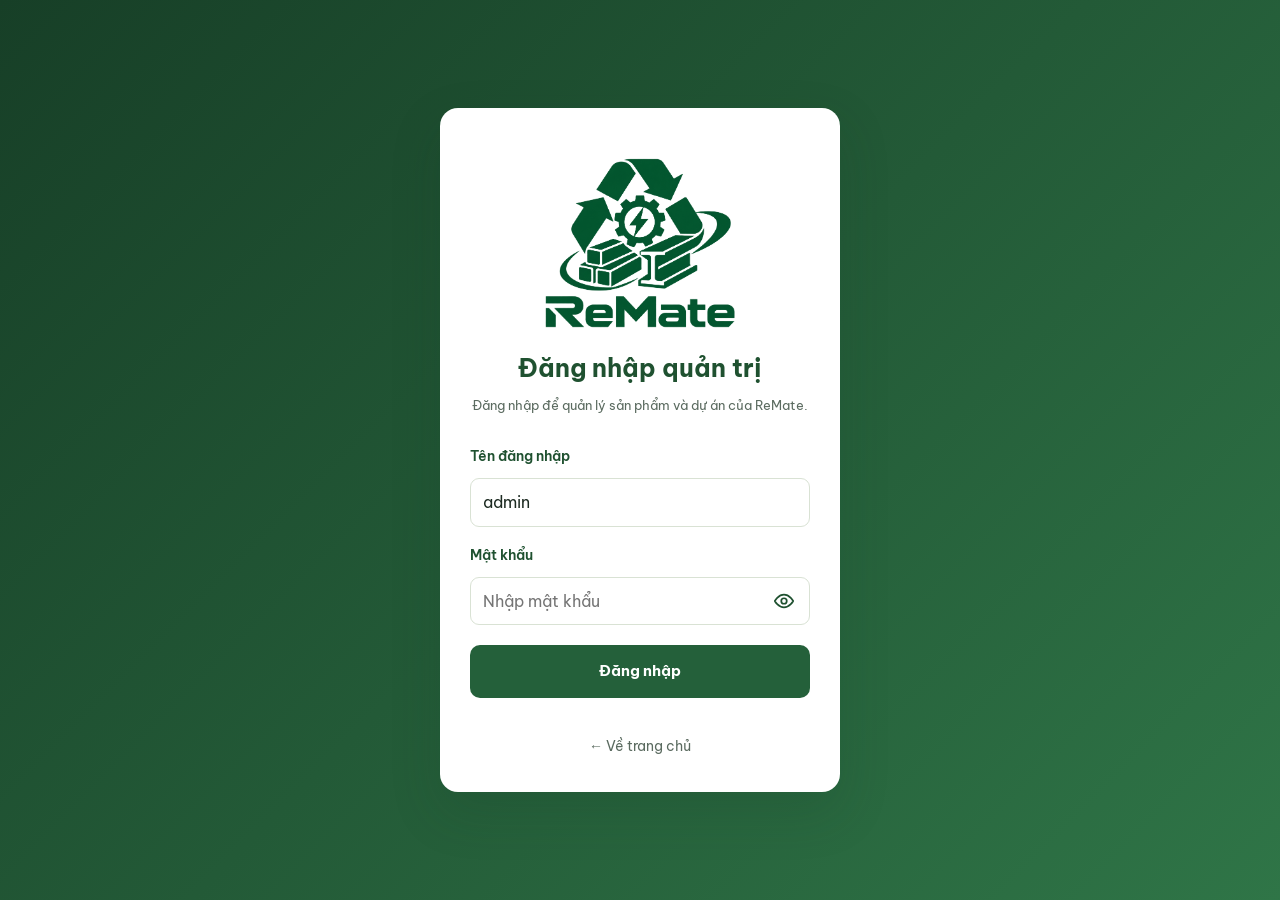
<file: public/admin.html>
<!DOCTYPE html>
<html lang="vi">
<head>
<meta charset="UTF-8"><meta name="viewport" content="width=device-width,initial-scale=1">
<meta name="robots" content="noindex,nofollow">
<title>Quản trị nội dung – ReMate</title>
<link rel="icon" type="image/x-icon" href="/favicon.ico">
<link rel="icon" type="image/png" sizes="32x32" href="/img/favicon-32.png">
<link rel="apple-touch-icon" sizes="180x180" href="/img/apple-touch-icon.png">
<link href="https://fonts.googleapis.com/css2?family=Be+Vietnam+Pro:wght@400;500;600;700;800&display=swap" rel="stylesheet">
<link rel="stylesheet" href="css/style.css">
<link rel="stylesheet" href="css/admin.css">
</head>
<body class="admin">

<!-- Kiểm tra phiên trước khi hiện trang quản trị -->
<div id="authGate" class="auth-gate" role="status" aria-live="polite">
  <span class="auth-spinner" aria-hidden="true"></span>
  <span>Đang xác thực tài khoản quản trị…</span>
</div>

<!-- ===== DASHBOARD ===== -->
<div id="appView" hidden>
  <header class="a-head">
    <a class="brand" href="index.html" target="_blank"><img src="img/logo-icon.png" alt=""><span><b>ReMate</b><small>QUẢN TRỊ NỘI DUNG</small></span></a>
    <div class="a-actions"><a class="btn btn-light btn-sm" href="index.html" target="_blank">Xem website ↗</a><button class="btn btn-outline btn-sm" id="logout">Đăng xuất</button></div>
  </header>

  <div class="a-wrap">
    <div class="tabs">
      <button class="tab active" data-type="products">📦 Sản phẩm</button>
      <button class="tab" data-type="projects">🏗️ Dự án</button>
      <button class="tab" data-type="partners">🤝 Đối tác</button>
      <button class="tab" data-type="services">🛠️ Dịch vụ</button>
      <button class="tab" data-type="album">📸 Album hoạt động</button>
      <button class="tab" data-type="expertise-images">🖼️ Ảnh lĩnh vực</button>
      <button class="tab" data-type="service-covers">🏭 Ảnh nhóm dịch vụ</button>
    </div>

    <div class="a-grid">
      <!-- FORM ĐĂNG BÀI THEO MẪU -->
      <form class="panel" id="postForm" autocomplete="off">
        <div class="panel-h"><h3 id="formTitle">Đăng sản phẩm mới</h3><button type="button" class="btn btn-sm btn-light" id="resetBtn">+ Bài mới</button></div>

        <fieldset><legend>1. Thông tin chính</legend>
          <label><span><span id="mainTitleLabel">Tên</span> <span class="req">*</span></span><input name="title" required maxlength="200" placeholder="VD: Máy nén khí trục vít 37kW đã qua sử dụng"></label>
          <div class="row2">
            <label><span id="categoryLabel">Danh mục sản phẩm</span>
              <select name="category" id="fixedCategory" aria-label="Chọn danh mục sản phẩm" required>
                <option value="">-- Chọn danh mục --</option>
              </select>
              <input name="partnerCategory" id="partnerCategory" list="catList" placeholder="Chọn hoặc nhập lĩnh vực hợp tác" style="display:none" disabled>
              <small id="legacyCategoryNotice" class="category-legacy-note" hidden></small>
            </label>
            <label class="only-p">Giá<input name="price" placeholder="VD: 45.000.000 đ hoặc Liên hệ"></label>
            <label class="only-service">Nhóm dịch vụ <span class="req">*</span>
              <select name="serviceGroup" id="serviceGroup" aria-label="Chọn nhóm dịch vụ" disabled>
                <option value="">-- Chọn nhóm dịch vụ --</option>
              </select>
            </label>
            <label class="only-j">Thời gian thực hiện<input name="time" placeholder="VD: 03/2026 – 05/2026"></label>
          </div>
          <datalist id="catList"></datalist>
          <label><span><span id="summaryLabel">Mô tả ngắn (hiển thị trên thẻ)</span> <span class="req">*</span></span><textarea name="summary" rows="2" maxlength="500" required placeholder="1–2 câu tóm tắt"></textarea></label>
        </fieldset>

        <fieldset class="only-p"><legend>2. Thông số sản phẩm</legend>
          <div class="row3">
            <label>Tình trạng<input name="condition" list="condList" placeholder="VD: Đã qua sử dụng 85%"></label>
            <label>Số lượng<input name="quantity" placeholder="VD: 02 bộ"></label>
            <label>Xuất xứ / Nguồn<input name="origin" placeholder="VD: Nhật Bản"></label>
          </div>
          <datalist id="condList"><option>Mới 100%</option><option>Đã qua sử dụng – còn tốt</option><option>Đã qua sử dụng – đã bảo dưỡng</option><option>Thanh lý theo lô</option></datalist>
          <div class="specs-h"><b>Thông số kỹ thuật</b><button type="button" class="btn btn-sm btn-light" id="addSpec">+ Thêm dòng</button></div>
          <div id="specs"></div>
        </fieldset>

        <fieldset class="only-service"><legend>2. Thuộc tính dịch vụ</legend>
          <p class="partner-admin-note">Tự thêm các thông tin phù hợp như: Loại thiết bị, Hạng mục bảo trì, Phạm vi công việc, Thời gian triển khai… Tối đa 30 dòng.</p>
          <div class="specs-h"><b>Thuộc tính tùy chỉnh</b><button type="button" class="btn btn-sm btn-light" id="addServiceSpec">+ Thêm thuộc tính</button></div>
          <div id="serviceSpecs"></div>
        </fieldset>

        <fieldset class="only-partner"><legend>2. Thông tin đối tác</legend>
          <label>Website đối tác (không bắt buộc)
            <input name="website" type="url" placeholder="https://ten-cong-ty.vn" inputmode="url" maxlength="500">
          </label>
          <p class="partner-admin-note">Chỉ đăng tên, logo và thông tin khi đối tác đã đồng ý cho ReMate công bố. Có thể để trống website.</p>
        </fieldset>

        <fieldset class="only-j"><legend>2. Thông tin dự án</legend>
          <div class="row2">
            <label>Khách hàng / Chủ đầu tư<input name="client" placeholder="VD: Công ty TNHH ABC"></label>
            <label>Địa điểm<input name="location" placeholder="VD: KCN Yên Bình, Thái Nguyên"></label>
          </div>
          <label>Phạm vi công việc<textarea name="scope" rows="2" placeholder="Các hạng mục ReMate đảm nhận"></textarea></label>
          <label>Kết quả đạt được<textarea name="result" rows="2" placeholder="VD: Giảm 18% điện năng tiêu thụ…"></textarea></label>
        </fieldset>

        <fieldset><legend>3. <span id="mediaTitle">Hình ảnh</span> <small id="mediaHint">(ảnh đầu tiên là ảnh đại diện – tối đa 12 ảnh)</small></legend>
          <label class="drop" id="drop"><input type="file" id="fileIn" accept="image/*" multiple hidden>
            <span>📷 Kéo thả ảnh vào đây hoặc <u>bấm để chọn</u><br><small>Ảnh tự động nén ≤ 1600px</small></span></label>
          <div class="imgs" id="imgs"></div>
        </fieldset>

        <fieldset class="only-post"><legend>4. <span id="contentLabel">Nội dung chi tiết</span></legend>
          <textarea name="content" rows="7" placeholder="Mô tả chi tiết, ưu điểm, điều kiện bảo hành, quy trình thực hiện…"></textarea>
        </fieldset>

        <fieldset class="flags">
          <label class="chk"><input type="checkbox" name="featured"> <span id="featuredLabel">Nổi bật (ưu tiên trang chủ)</span></label>
          <label class="chk"><input type="checkbox" name="published" checked> Hiển thị công khai</label>
        </fieldset>

        <div class="form-actions">
          <button class="btn btn-primary" id="saveBtn">💾 Đăng bài</button>
          <button type="button" class="btn btn-outline" id="previewBtn">👁 Xem trước</button>
        </div>
      </form>

      <!-- DANH SÁCH BÀI -->
      <div class="panel">
        <div class="panel-h"><h3 id="listTitle">Danh sách</h3><input id="filter" type="search" placeholder="Tìm…"></div>
        <div id="postList" class="post-list"></div>
      </div>
    </div>
    <!-- Quản lý ảnh của bốn lĩnh vực tại gioi-thieu.html, độc lập với album. -->
    <section id="expertisePanel" class="expertise-admin" hidden aria-label="Quản lý hình ảnh bốn lĩnh vực">
      <div class="panel">
        <div class="panel-h"><div><span class="eyebrow">Trang Giới thiệu</span><h2>Hình ảnh bốn lĩnh vực hoạt động</h2></div>
          <a href="gioi-thieu.html" target="_blank" rel="noopener" class="btn btn-outline btn-sm">Xem trang Giới thiệu ↗</a></div>
        <p class="partner-admin-note">Thay riêng biểu tượng của từng ô bằng ảnh bạn chọn. Giữ nguyên tên và thứ tự lĩnh vực; nếu bấm <strong>Khôi phục mặc định</strong>, trang sẽ dùng biểu tượng SVG ban đầu. Ảnh được lưu tại <code>public/expertise/</code>, không nằm chung với Album hoạt động.</p>
        <div id="expertiseAdminGrid" class="expertise-admin-grid" aria-live="polite"><div class="empty">Đang tải bốn lĩnh vực…</div></div>
        <p id="expertiseStatus" class="expertise-admin-status" role="status" aria-live="polite"></p>
      </div>
    </section>
    <!-- Ảnh đại diện lớn 3 nhóm dịch vụ, độc lập ảnh của bài đăng -->
    <section id="serviceCoversPanel" class="service-covers-admin" hidden aria-label="Quản lý ảnh đại diện nhóm dịch vụ">
      <div class="panel">
        <div class="panel-h"><div><span class="eyebrow">Giao diện trang Dịch vụ</span><h2>Ảnh đại diện 3 nhóm dịch vụ</h2></div>
          <a href="dich-vu.html#danh-sach-dich-vu" target="_blank" rel="noopener" class="btn btn-outline btn-sm">Xem trang Dịch vụ ↗</a></div>
        <p class="partner-admin-note">Chọn ảnh riêng cho từng nhóm dịch vụ. Khi thay ảnh, khung lớn trên <code>dich-vu.html</code> tự cập nhật, còn các ảnh của <b>bài đăng dịch vụ</b> không thay đổi. Ảnh lưu tại <code>public/service-covers/</code>.</p>
        <div id="serviceCoversGrid" class="service-covers-admin-grid" aria-live="polite"></div>
        <p id="serviceCoversStatus" role="status" aria-live="polite" class="expertise-admin-status"></p>
      </div>
    </section>
    <!-- Album hoạt động: tách biệt khỏi form và ảnh của bài đăng -->
    <section id="albumPanel" class="album-admin" hidden aria-label="Quản lý album hình ảnh hoạt động">
      <div class="panel album-admin-top">
        <div class="panel-h"><div><span class="eyebrow">Thư viện công ty</span><h2>Album hình ảnh hoạt động</h2></div>
          <a href="gioi-thieu.html#hinh-anh-hoat-dong" class="btn btn-outline btn-sm" target="_blank" rel="noopener">Xem album công khai ↗</a></div>
        <p class="album-admin-help">Chọn nhiều ảnh để tải lên. Ảnh được lưu trong <code>public/album/</code>, tách khỏi ảnh sản phẩm và dịch vụ. Không giới hạn tổng số ảnh trong album; tối đa 8 MB mỗi ảnh sau khi nén.</p>
        <div class="album-upload-bar">
          <label class="album-upload-drop" id="albumDrop" for="albumFileInput">
            <span class="album-upload-icon">＋</span><span><strong>Chọn ảnh hoặc kéo thả vào đây</strong><small>JPG, PNG, WebP, GIF · Nén tự động, giữ tỷ lệ ảnh</small></span>
          </label>
          <input id="albumFileInput" type="file" accept="image/jpeg,image/png,image/webp,image/gif" multiple hidden>
        </div>
        <p class="album-upload-status" id="albumStatus" role="status" aria-live="polite"></p>
      </div>
      <div class="panel">
        <div class="album-admin-toolbar">
          <div><h3>Ảnh đã lưu <span id="albumCount" class="album-count">0</span></h3><p class="album-admin-help">Tích chọn ảnh cần xóa hoặc sửa phần chú thích ngay trên ảnh.</p></div>
          <div class="album-admin-actions">
            <label class="album-select-all"><input type="checkbox" id="albumSelectAll"> Chọn tất cả</label>
            <button type="button" class="btn btn-danger btn-sm" id="albumDeleteSelected" disabled>Xóa ảnh đã chọn <span id="albumSelectedCount"></span></button>
          </div>
        </div>
        <div id="albumAdminGrid" class="album-admin-grid"><p class="empty">Đang tải album...</p></div>
      </div>
    </section>
  </div>

  <div class="modal" id="preview"><div class="modal-box"><button class="x" type="button" id="closePv">✕</button><p class="eyebrow">Xem trước thẻ hiển thị</p><div id="pvCard" style="max-width:340px"></div></div></div>
</div>

<div id="site-header" hidden></div><div id="site-footer"></div>
<script src="js/config.js"></script>
<script src="js/common.js"></script>
<script src="js/admin.js"></script>
<script src="js/admin-album.js"></script>
<script src="js/admin-expertise.js"></script>
<script src="js/admin-service-covers.js"></script>
</body>
</html>
</file>
<file: public/css/style.css>
/* ===== ReMate — bảng màu theo ấn phẩm giới thiệu ===== */
:root{
  --g900:#173f27; --g800:#1f5130; --g700:#24603a; --g600:#2f7547; --g500:#3f8a57;
  --g200:#d6e5d0; --g100:#e7efe2; --bg:#f2f5ef; --white:#fff;
  --text:#1d2b22; --muted:#5b6b60; --line:#d9e2d4;
  --radius:14px; --shadow:0 10px 30px rgba(23,63,39,.10); --shadow-lg:0 20px 50px rgba(23,63,39,.18);
  --font:'Be Vietnam Pro','Segoe UI',Roboto,Arial,sans-serif; --max:1200px;
}
*{box-sizing:border-box;margin:0;padding:0}
html{scroll-behavior:smooth}
body{font-family:var(--font);color:var(--text);background:var(--bg);line-height:1.65;font-size:16px}
img{max-width:100%;display:block}
a{color:inherit;text-decoration:none}
button,input,select,textarea{font:inherit}
.container{width:100%;max-width:var(--max);margin:0 auto;padding:0 20px}
.svg-i svg,.ic svg{width:100%;height:100%}

/* ===== Topbar ===== */
.topbar{background:var(--g900);color:#cfe0c9;font-size:13.5px}
.topbar .container{display:flex;justify-content:space-between;align-items:center;gap:12px;padding-top:7px;padding-bottom:7px;flex-wrap:wrap}
.topbar a{display:inline-flex;align-items:center;gap:6px;margin-right:18px}
.topbar a:hover{color:#fff}
.topbar .ic{width:14px;height:14px;display:inline-block}

/* ===== Header ===== */
.header{position:sticky;top:0;z-index:50;background:rgba(242,245,239,.95);backdrop-filter:blur(8px);border-bottom:1px solid var(--line)}
.header .container{display:flex;align-items:center;justify-content:space-between;height:74px}
.brand{display:flex;align-items:center;gap:10px}
.brand img{height:52px;width:auto}
.brand b{display:block;font-size:24px;font-weight:800;color:var(--g700);letter-spacing:.3px;line-height:1}
.brand small{display:block;font-size:10.5px;color:var(--muted);font-weight:600;letter-spacing:.3px}
.nav{display:flex;align-items:center;gap:4px}
.nav a{padding:9px 14px;border-radius:9px;font-weight:600;color:var(--g800);font-size:15px}
.nav a:hover,.nav a.active{background:var(--g100);color:var(--g700)}
.nav .btn{margin-left:8px}
.nav a.btn-primary,.nav a.btn-primary:hover{color:#fff;background:var(--g700)}
.burger{display:none;width:44px;height:44px;border:0;background:var(--g100);border-radius:10px;cursor:pointer;color:var(--g800)}
.burger span{display:block;width:20px;height:2px;background:currentColor;margin:4px auto;transition:.3s}

/* ===== Buttons ===== */
.btn{display:inline-flex;align-items:center;justify-content:center;gap:8px;padding:12px 22px;border-radius:10px;font-weight:700;border:2px solid transparent;cursor:pointer;transition:.2s;font-size:15px}
.btn .ic{width:18px;height:18px;display:inline-block}
.btn-primary{background:var(--g700);color:#fff}
.btn-primary:hover{background:var(--g900);transform:translateY(-1px)}
.btn-outline{border-color:var(--g700);color:var(--g700);background:transparent}
.btn-outline:hover{background:var(--g700);color:#fff}
.btn-light{background:#fff;color:var(--g800)}
.btn-light:hover{background:var(--g100)}
.btn-sm{padding:7px 14px;font-size:14px}
.btn-danger{background:#b3261e;color:#fff}
.btn-danger:hover{background:#8c1d17}

/* ===== Hero (bố cục giống ấn phẩm) ===== */
.hero{position:relative;overflow:hidden;padding:60px 0 0;background:var(--bg)}
.hero::before{content:"";position:absolute;right:0;top:0;width:130px;height:130px;background:var(--g700);clip-path:polygon(0 0,100% 0,100% 100%)}
.hero::after{content:"";position:absolute;right:0;top:0;width:210px;height:210px;background:var(--g500);opacity:.2;clip-path:polygon(30% 0,100% 0,100% 70%)}
.hero-grid{position:relative;z-index:1;display:grid;grid-template-columns:1fr 1.05fr;gap:50px;align-items:center}
.hero-logo{text-align:center}
.hero-logo img{width:min(380px,90%);margin:0 auto}
.hero-logo h2{font-size:clamp(15px,1.9vw,21px);font-weight:800;color:var(--g800);margin-top:10px;letter-spacing:.3px}
.slogan{display:flex;align-items:center;gap:14px;justify-content:center;color:var(--g700);font-weight:600;font-size:clamp(16px,2vw,22px);margin-top:4px}
.slogan::before,.slogan::after{content:"";height:2px;flex:1;max-width:110px;background:var(--g600)}
.hero-text{border-left:5px solid var(--g700);padding-left:28px}
.hero-text h1{font-size:clamp(28px,4vw,46px);line-height:1.2;color:var(--g800);font-weight:800}
.hero-text p{margin:18px 0 26px;color:#3a4a40;font-size:17px;max-width:560px}
.hero-actions{display:flex;gap:12px;flex-wrap:wrap}

.services{position:relative;z-index:1;display:grid;grid-template-columns:repeat(4,1fr);margin-top:50px;background:#fff;border-radius:var(--radius);box-shadow:var(--shadow)}
.service{text-align:center;padding:30px 18px;position:relative}
.service+.service::before{content:"";position:absolute;left:0;top:22%;height:56%;width:1px;background:var(--line)}
.service .circle{width:78px;height:78px;border-radius:50%;background:var(--g200);color:var(--g700);display:grid;place-items:center;margin:0 auto 14px;transition:.3s}
.service .circle .ic{width:38px;height:38px}
.service:hover .circle{background:var(--g700);color:#fff;transform:translateY(-4px)}
.service h3{font-size:14.5px;font-weight:700;color:var(--g800);text-transform:uppercase;line-height:1.45}

.strengths{display:grid;grid-template-columns:repeat(3,1fr);gap:18px;margin-top:40px;position:relative;z-index:1}
.strength{position:relative;border-radius:var(--radius);overflow:hidden;min-height:260px;box-shadow:var(--shadow)}
.strength img{position:absolute;inset:0;width:100%;height:100%;object-fit:cover;transition:transform .6s}
.strength:hover img{transform:scale(1.06)}
.strength .cap{position:absolute;left:0;right:0;bottom:0;background:linear-gradient(transparent,rgba(23,63,39,.15) 10%,var(--g800) 55%);color:#fff;padding:40px 18px 16px;display:flex;gap:12px;align-items:flex-start}
.strength .cap .ic{width:26px;height:26px;flex:none;margin-top:2px}
.strength .cap b{display:block;text-transform:uppercase;font-size:15px}
.strength .cap small{opacity:.85}

.tagline-bar{margin-top:40px;background:var(--g800);color:#fff;position:relative;overflow:hidden}
.tagline-bar .container{display:flex;align-items:center;justify-content:space-between;gap:20px;padding-top:22px;padding-bottom:22px;flex-wrap:wrap}
.tagline-bar p{display:flex;align-items:center;gap:14px;font-weight:600;text-transform:uppercase;letter-spacing:.4px}
.tagline-bar .ic{width:34px;height:34px;flex:none}

/* ===== Section ===== */
.section{padding:80px 0}
.section.alt{background:#fff}
.sec-head{display:flex;justify-content:space-between;align-items:flex-end;gap:20px;margin-bottom:34px;flex-wrap:wrap}
.eyebrow{display:inline-block;color:var(--g600);font-weight:700;text-transform:uppercase;font-size:13px;letter-spacing:1.5px;margin-bottom:6px}
.sec-head h2,.page-title h1{font-size:clamp(26px,3vw,36px);color:var(--g800);line-height:1.25;font-weight:800}
.sec-head p{color:var(--muted);max-width:620px;margin-top:6px}

/* About */
.about{display:grid;grid-template-columns:1fr 1fr;gap:50px;align-items:center}
.about-img{position:relative}
.about-img img{border-radius:var(--radius);box-shadow:var(--shadow-lg)}
.about-img .badge{position:absolute;right:-14px;bottom:-14px;background:var(--g700);color:#fff;padding:16px 20px;border-radius:12px;box-shadow:var(--shadow);font-weight:700;max-width:230px;font-size:14px}
.about ul{list-style:none;margin:20px 0 26px;display:grid;gap:12px}
.about li{display:flex;gap:12px;align-items:flex-start}
.about li .ic{width:30px;height:30px;padding:6px;border-radius:50%;background:var(--g200);color:var(--g700);flex:none}

/* ===== Cards ===== */
.grid{display:grid;grid-template-columns:repeat(auto-fill,minmax(270px,1fr));gap:24px}
.card{background:#fff;border-radius:var(--radius);overflow:hidden;box-shadow:var(--shadow);display:flex;flex-direction:column;transition:.3s;border:1px solid var(--line)}
.card:hover{transform:translateY(-6px);box-shadow:var(--shadow-lg)}
.card .thumb{aspect-ratio:4/3;overflow:hidden;background:var(--g100);position:relative}
.card .thumb img{width:100%;height:100%;object-fit:cover;transition:transform .5s}
.card:hover .thumb img{transform:scale(1.07)}
.card .tag{position:absolute;left:12px;top:12px;background:var(--g700);color:#fff;font-size:12px;font-weight:700;padding:4px 10px;border-radius:20px}
.card .new{position:absolute;right:12px;top:12px;background:#f4b400;color:#1d2b22;font-size:11px;font-weight:800;padding:3px 9px;border-radius:20px;animation:pulse 1.5s infinite}
.card .body{padding:18px;display:flex;flex-direction:column;gap:8px;flex:1}
.card h3{font-size:17.5px;color:var(--g800);line-height:1.35}
.card p{color:var(--muted);font-size:14.5px;display:-webkit-box;-webkit-line-clamp:3;-webkit-box-orient:vertical;overflow:hidden}
.card .meta{display:flex;justify-content:space-between;align-items:center;margin-top:auto;padding-top:10px;border-top:1px dashed var(--line);font-size:14px}
.card .price{font-weight:800;color:var(--g700)}
.card .more{color:var(--g600);font-weight:700;display:inline-flex;align-items:center;gap:5px}
.card .more .ic{width:16px;height:16px}
.empty{grid-column:1/-1;text-align:center;padding:50px;color:var(--muted);background:#fff;border-radius:var(--radius);border:1px dashed var(--line)}
.skeleton{background:linear-gradient(90deg,var(--g100),#fff,var(--g100));background-size:200% 100%;animation:sk 1.2s infinite;border-radius:var(--radius);height:340px}
@keyframes sk{to{background-position:-200% 0}}
@keyframes pulse{50%{opacity:.6}}

/* Live badge */
.live{display:inline-flex;align-items:center;gap:6px;font-size:13px;font-weight:600;color:var(--g600);background:var(--g100);padding:5px 12px;border-radius:20px}
.live .ic{width:10px;height:10px;color:#2fb35a;animation:pulse 1.2s infinite}
.live.off .ic{color:#b3261e;animation:none}

/* ===== Page title / filters ===== */
.page-title{background:linear-gradient(120deg,var(--g800),var(--g600));color:#fff;padding:56px 0;position:relative;overflow:hidden}
.page-title::after{content:"";position:absolute;right:-80px;top:-80px;width:280px;height:280px;border:40px solid rgba(255,255,255,.08);transform:rotate(45deg)}
.page-title h1{color:#fff}
.crumb{opacity:.85;font-size:14px;margin-top:6px}
.crumb a:hover{text-decoration:underline}
.toolbar{display:flex;gap:12px;flex-wrap:wrap;align-items:center;margin-bottom:26px}
.toolbar input,.toolbar select{padding:11px 14px;border:1px solid var(--line);border-radius:10px;background:#fff;min-width:200px;flex:1;max-width:360px}
.chips{display:flex;gap:8px;flex-wrap:wrap}
.chip{padding:7px 14px;border-radius:20px;border:1px solid var(--line);background:#fff;cursor:pointer;font-weight:600;font-size:14px;color:var(--g800)}
.chip.active,.chip:hover{background:var(--g700);color:#fff;border-color:var(--g700)}

/* ===== Detail ===== */
.detail{display:grid;grid-template-columns:1.1fr 1fr;gap:40px;align-items:start}
.gallery .main{border-radius:var(--radius);overflow:hidden;background:#fff;aspect-ratio:4/3;box-shadow:var(--shadow);cursor:zoom-in}
.gallery .main img{width:100%;height:100%;object-fit:cover}
.gallery .thumbs{display:flex;gap:10px;margin-top:12px;overflow-x:auto}
.gallery .thumbs img{width:84px;height:64px;object-fit:cover;border-radius:8px;cursor:pointer;opacity:.6;border:2px solid transparent;flex:none}
.gallery .thumbs img.active{opacity:1;border-color:var(--g700)}
.info h1{font-size:clamp(24px,3vw,32px);color:var(--g800);line-height:1.25}
.info .summary{color:var(--muted);margin:12px 0 18px;font-size:16.5px}
.kv{width:100%;border-collapse:collapse;margin:16px 0;background:#fff;border-radius:12px;overflow:hidden}
.kv th,.kv td{text-align:left;padding:11px 14px;border-bottom:1px solid var(--line);font-size:15px;vertical-align:top}
.kv th{width:38%;color:var(--g800);background:var(--g100);font-weight:600}
.content{background:#fff;border-radius:var(--radius);padding:28px;margin-top:36px;box-shadow:var(--shadow);white-space:pre-line}
.content h2{color:var(--g800);margin-bottom:12px;font-size:22px;white-space:normal}
.cta-box{display:flex;gap:10px;flex-wrap:wrap;margin-top:20px}

/* Lightbox */
.lightbox{position:fixed;inset:0;background:rgba(10,25,15,.92);display:none;align-items:center;justify-content:center;z-index:200;padding:20px;cursor:zoom-out}
.lightbox.open{display:flex}
.lightbox img{max-height:90vh;border-radius:10px}

/* ===== Contact ===== */
.contact{display:grid;grid-template-columns:1fr 1.1fr;gap:30px}
.contact-list{display:grid;gap:4px;background:#fff;border-radius:var(--radius);padding:10px 26px;box-shadow:var(--shadow)}
.contact-item{display:flex;gap:18px;align-items:center;padding:16px 0;border-bottom:1px solid var(--line)}
.contact-item:last-child{border:0}
.contact-item .ic{width:56px;height:56px;padding:15px;border-radius:50%;background:var(--g700);color:#fff;flex:none}
.contact-item small{display:block;font-weight:800;text-transform:uppercase;font-size:12.5px;color:var(--g800);letter-spacing:.6px}
.contact-item span{font-size:17px}
.contact-item a:hover{color:var(--g600);text-decoration:underline}
.map{border-radius:var(--radius);overflow:hidden;box-shadow:var(--shadow);min-height:380px;background:var(--g100)}
.map iframe{width:100%;height:100%;min-height:380px;border:0}
/* ===== Hai cơ sở ReMate: địa chỉ + hai ghim Google Maps ===== */
.contact-overview{align-items:stretch;margin-bottom:28px}
.contact-overview>.reveal{min-width:0}
.contact-branches{background:#fff;border:1px solid var(--line);border-radius:var(--radius);padding:30px;box-shadow:var(--shadow)}
.contact-branches h3{font-size:clamp(22px,2.6vw,29px);color:var(--g800);line-height:1.3;margin-bottom:7px}
.contact-branches>p{color:var(--muted);font-size:14.5px;margin-bottom:18px}
.branch-list{display:grid;gap:12px}
.branch-link{display:flex;gap:15px;align-items:flex-start;padding:16px;background:var(--bg);border:1px solid var(--line);border-radius:12px;transition:background .2s,border-color .2s,transform .2s}
.branch-link:hover{background:var(--g100);border-color:var(--g500);transform:translateY(-2px)}
.branch-marker{display:grid;place-items:center;width:42px;height:42px;border-radius:12px;background:var(--g700);color:#fff;flex:none}
.branch-marker .ic{width:22px;height:22px}
.branch-link-body{display:grid;gap:4px;min-width:0}
.branch-link-body strong{font-size:16px;color:var(--g800)}
.branch-link-body small{font-size:14px;color:var(--text);line-height:1.5}
.branch-link-body em{font-size:12.5px;color:var(--g600);font-style:normal;font-weight:700;margin-top:3px}
.location-maps{display:grid;grid-template-columns:repeat(2,minmax(0,1fr));gap:24px}
.location-card{background:#fff;border:1px solid var(--line);border-radius:var(--radius);box-shadow:var(--shadow);overflow:hidden;scroll-margin-top:100px;min-width:0}
.location-card-heading{display:flex;gap:14px;padding:22px 22px 18px;align-items:center;min-height:122px}
.location-number{background:var(--g100);color:var(--g700);font-weight:800;font-size:18px;display:grid;place-items:center;width:46px;height:46px;border-radius:12px;flex:none}
.location-card-info{min-width:0;flex:1}
.location-card-info .eyebrow{font-size:11px;margin:0}
.location-card-info h3{font-size:20px;color:var(--g800);line-height:1.3}
.location-card-info p{color:var(--muted);font-size:13.5px;display:flex;gap:6px;align-items:flex-start;margin-top:4px}
.location-card-info p .ic{width:14px;height:14px;flex:none;margin-top:3px;color:var(--g700)}
.location-directions{white-space:nowrap;padding:8px 12px;flex:none}
.location-map{background:var(--g100);height:310px;position:relative}
.location-map iframe{display:block;width:100%;height:100%;border:0}
.location-mobile-link{display:none}
@media(max-width:940px){.location-maps{grid-template-columns:1fr}.location-map{height:330px}}
@media(max-width:520px){.contact-branches{padding:20px}.location-card-heading{padding:18px;flex-wrap:wrap}.location-directions{margin-left:auto}.location-map{height:280px}.location-mobile-link{display:block;padding:12px 18px;text-align:center;font-size:14px;font-weight:700;color:var(--g700);background:var(--g100)}}
.socials{display:flex;gap:10px;margin-top:18px;flex-wrap:wrap}
.social{display:inline-flex;align-items:center;gap:8px;padding:10px 16px;border-radius:10px;font-weight:700;color:#fff}
.social .ic{width:22px;height:22px}
.social.fb{background:#1877f2}.social.zl{background:#0068ff}.social.ph{background:var(--g700)}.social.tt{background:#17181b}.social.tt:hover{background:#303036}

/* ===== Footer ===== */
.footer{background:var(--g900);color:#c6d8c0;padding:56px 0 0;margin-top:0}
.footer-grid{display:grid;grid-template-columns:1.4fr 1fr 1fr 1.2fr;gap:30px}
.footer h4{color:#fff;margin-bottom:14px;font-size:16px}
.footer a:hover{color:#fff}
.footer ul{list-style:none;display:grid;gap:8px;font-size:14.5px}
.footer .logo-w{display:flex;align-items:center;gap:10px;margin-bottom:12px}
.footer .logo-w img{height:52px;filter:brightness(0) invert(1)}
.footer .logo-w b{color:#fff;font-size:24px}
.footer .bottom{border-top:1px solid rgba(255,255,255,.12);margin-top:40px;padding:18px 0;font-size:13.5px;text-align:center}

/* Floating contact */
.float{position:fixed;right:18px;bottom:18px;display:flex;flex-direction:column;gap:10px;z-index:90}
.float a{width:54px;height:54px;border-radius:50%;display:grid;place-items:center;color:#fff;box-shadow:0 8px 20px rgba(0,0,0,.25);transition:.2s;position:relative}
.float a:hover{transform:scale(1.08)}
.float a .ic{width:28px;height:28px}
.float .f-ph{background:var(--g700)}
.float .f-ph::before{content:"";position:absolute;inset:0;border-radius:50%;border:2px solid var(--g500);animation:ring 1.6s infinite}
.float .f-zl{background:#0068ff}.float .f-zl .ic{width:54px;height:54px}
.float .f-fb{background:#1877f2}
.float .f-tt{background:#16171b}
.float .f-tt:hover{background:#292a30}
@keyframes ring{to{transform:scale(1.5);opacity:0}}

/* Toast */
.toast{position:fixed;left:50%;bottom:24px;transform:translate(-50%,120px);background:var(--g800);color:#fff;padding:12px 20px;border-radius:12px;box-shadow:var(--shadow-lg);z-index:300;transition:.35s;font-weight:600;max-width:90vw}
.toast.show{transform:translate(-50%,0)}

/* Reveal */
.reveal{opacity:0;transform:translateY(24px);transition:.7s}
.reveal.in{opacity:1;transform:none}

/* ===== Responsive ===== */
@media (max-width:1000px){
  .hero-grid,.about,.detail,.contact{grid-template-columns:1fr}
  .services{grid-template-columns:repeat(2,1fr)}
  .service:nth-child(3)::before{display:none}
  .footer-grid{grid-template-columns:1fr 1fr}
  .hero-text{border-left:0;padding-left:0;text-align:center}
  .hero-text p{margin-left:auto;margin-right:auto}
  .hero-actions{justify-content:center}
}
@media (max-width:820px){
  .burger{display:block}
  .nav{position:fixed;top:74px;left:0;right:0;flex-direction:column;align-items:stretch;background:#fff;padding:14px 20px 20px;gap:4px;box-shadow:var(--shadow-lg);transform:translateY(-130%);transition:.35s;z-index:-1}
  .nav.open{transform:none}
  .nav a{padding:13px 14px}
  .nav .btn{margin:6px 0 0}
  .strengths{grid-template-columns:1fr}
  .topbar .hide-sm{display:none}
  .section{padding:56px 0}
}
@media (max-width:520px){
  .services{grid-template-columns:1fr}
  .service::before{display:none}
  .footer-grid{grid-template-columns:1fr}
  .brand small{display:none}
  .about-img .badge{right:8px;bottom:8px}
  .hero::before,.hero::after{display:none}
}


/* ======================= ĐỐI TÁC — REMATE ======================= */
.partners-eyebrow{letter-spacing:2px}
.partners-home{background:linear-gradient(126deg,#f4f8f1 0%,#e8f0e7 100%);overflow:hidden}
.partners-home-layout{display:grid;grid-template-columns:1.08fr 1fr;gap:65px;align-items:center}
.partners-home-intro h2{font-size:clamp(30px,3.8vw,46px);line-height:1.28;color:var(--g900);letter-spacing:-1px;margin:8px 0 20px;font-weight:800}
.partners-home-intro h2 span{color:#3d8c59}
.partners-home-intro>p{color:#536459;max-width:590px;font-size:16px;line-height:1.85}
.partners-home-actions{display:flex;gap:22px;align-items:center;flex-wrap:wrap;margin-top:27px}
.partners-text-link{font-weight:700;color:var(--g700);white-space:nowrap;border-bottom:1px solid var(--g700);padding-bottom:3px}
.partners-text-link:hover{color:var(--g900)}
.partners-home-values{display:flex;gap:16px 25px;flex-wrap:wrap;margin-top:30px;color:var(--g800);font-weight:700;font-size:13px}
.partners-home-values span span{display:inline-grid;place-items:center;color:#fff;background:var(--g600);border-radius:50%;width:18px;height:18px;margin-right:5px;font-size:12px}
.partner-orbit{position:relative;height:380px;isolation:isolate;display:grid;place-items:center}
.partner-orbit::before{content:"";position:absolute;width:355px;height:355px;border-radius:50%;background:radial-gradient(circle,#d9e9d8 0%,rgba(218,234,215,.3) 66%,transparent 70%);z-index:-1}
.partner-orbit-line{position:absolute;inset:42px 72px;border:1.5px dashed #b9cdb9;border-radius:50%;transform:rotate(-22deg)}
.partner-orbit-line.two{inset:6px 32px;transform:rotate(32deg);opacity:.45}
.partner-orbit-core{height:173px;width:173px;display:flex;flex-direction:column;align-items:center;justify-content:center;background:#fff;border:1px solid #d2e1ce;box-shadow:0 20px 55px rgba(20,80,45,.13);border-radius:50%;z-index:2}
.partner-orbit-core img{height:74px;width:80px;object-fit:contain}
.partner-orbit-core strong{font-size:24px;font-weight:800;color:var(--g800);line-height:1.2}
.partner-orbit-core small{font-size:10px;font-weight:700;color:#7b927f;margin-top:3px}
.partner-orbit-node{position:absolute;display:flex;align-items:center;justify-content:center;white-space:nowrap;min-height:45px;padding:9px 16px;background:#fff;box-shadow:0 7px 28px rgba(26,74,39,.12);border:1px solid #e4eee0;border-radius:30px;font-size:12px;font-weight:700;color:var(--g800);z-index:3}
.partner-orbit-node::before{content:"";width:8px;height:8px;background:#43a564;border-radius:50%;margin-right:9px}
.partner-orbit-node.node-1{top:29px;left:5px}.partner-orbit-node.node-2{top:49px;right:0}.partner-orbit-node.node-3{bottom:60px;left:-2px}.partner-orbit-node.node-4{bottom:34px;right:0}
.partner-orbit-dot{position:absolute;width:13px;height:13px;background:#7aae80;border:3px solid #e6f3e4;border-radius:50%}.partner-orbit-dot.dot-1{top:70px;left:39%}.partner-orbit-dot.dot-2{bottom:95px;right:35px}
.partners-home-profiles-head{display:flex;justify-content:space-between;align-items:center;gap:12px;margin-top:30px;padding:20px 0 13px;border-top:1px solid #d6e4d2;font-size:13px;font-weight:800;color:var(--g800)}
.partners-home-profiles-head a{color:var(--g600)}
.partners-home-profiles{display:grid;grid-template-columns:repeat(4,minmax(0,1fr));gap:15px}
.partners-home-profiles .partner-profile{min-height:175px;padding:16px}
.partners-home-profiles .partner-profile-logo{height:94px;padding:10px}
.partners-home-profiles .partner-profile h3{font-size:14px}
.partners-home-profiles .partner-profile p{display:none}
/* Landing-page hero */
.partners-page-hero{position:relative;overflow:hidden;background:linear-gradient(120deg,#183f27 0%,#23643b 70%,#2a7143 100%);color:#fff}
.partners-page-hero::before{content:"";position:absolute;right:-125px;top:-210px;width:560px;height:560px;border:1px solid rgba(255,255,255,.12);border-radius:50%;box-shadow:0 0 0 65px rgba(255,255,255,.02),0 0 0 125px rgba(255,255,255,.025)}
.partners-page-hero-layout{display:grid;grid-template-columns:1.1fr .9fr;gap:70px;align-items:center;min-height:530px;padding-top:44px;padding-bottom:64px;position:relative;z-index:1}
.partners-crumb{display:flex;gap:12px;font-size:12px;color:#c4dfca;margin-bottom:45px}.partners-crumb a:hover{text-decoration:underline}
.partners-hero-kicker,.partners-cta-eyebrow{display:inline-flex;align-items:center;gap:8px;font-size:12px;letter-spacing:1.8px;font-weight:800;color:#c9e7ce}
.partners-kicker-dot{height:7px;width:7px;background:#b7db9d;border-radius:50%}
.partners-page-hero-copy h1{font-size:clamp(32px,4.3vw,56px);line-height:1.25;letter-spacing:-1.8px;font-weight:800;margin:14px 0 20px}
.partners-page-hero-copy h1 span{color:#bbdcb3}
.partners-page-hero-copy p{color:#e0eae1;line-height:1.9;max-width:620px;font-size:15.5px}
.partners-hero-actions{display:flex;align-items:center;gap:27px;flex-wrap:wrap;margin-top:27px}
.partners-btn-white{background:#fff;color:var(--g800);border-color:#fff}.partners-btn-white:hover{background:#e7f1e1}
.partners-hero-anchor{font-size:14px;font-weight:700;text-decoration:underline;text-underline-offset:5px;color:#fff}
.partners-page-hero-photo{position:relative;isolation:isolate;height:355px;border-radius:18px}
.partners-page-hero-photo::after{content:"";position:absolute;inset:-13px -13px 13px 13px;border:1px solid rgba(255,255,255,.33);border-radius:20px;z-index:-1}
.partners-page-hero-photo>img{width:100%;height:100%;object-fit:cover;border-radius:18px;box-shadow:0 22px 45px rgba(0,0,0,.19)}
.partners-photo-caption{display:flex;align-items:center;gap:11px;position:absolute;left:-25px;bottom:20px;background:#fff;padding:14px 19px;border-radius:12px;box-shadow:0 12px 28px rgba(0,0,0,.16);color:var(--g800)}
.partners-caption-symbol{color:var(--g600);font-size:28px;line-height:1}
.partners-photo-caption strong{display:block;font-size:12px;font-weight:800;letter-spacing:.4px}.partners-photo-caption small{display:block;font-size:11px;color:var(--muted);margin-top:2px}
/* About + section headings */
.partner-about-section{background:#fff}
.partners-about-grid{display:grid;grid-template-columns:.85fr 1.15fr;gap:80px}
.partners-overline{font-size:12px;font-weight:800;letter-spacing:1.5px;color:var(--g500)}
.partners-about-side h2{font-size:clamp(30px,3.5vw,44px);color:var(--g900);line-height:1.24;margin-top:10px;letter-spacing:-1px}.partners-about-side h2 span{color:var(--g600)}
.partners-about-body p{color:#526558;line-height:1.9;margin-bottom:15px}
.partners-keywords{display:flex;flex-wrap:wrap;gap:9px;margin-top:24px}.partners-keywords span{background:#eaf2e7;border:1px solid #d9e5d5;color:var(--g800);border-radius:30px;font-size:12px;font-weight:800;padding:8px 15px}
.partners-section-heading{display:flex;align-items:end;justify-content:space-between;gap:28px;margin-bottom:32px}
.partners-section-heading h2{font-size:clamp(27px,3.1vw,37px);color:var(--g800);line-height:1.25;font-weight:800}
.partners-section-heading>p{max-width:470px;color:var(--muted);font-size:14px;line-height:1.8}
/* Cooperation sectors */
.partner-fields-section{background:#eff4ec}
.partners-areas-grid{display:grid;grid-template-columns:repeat(4,minmax(0,1fr));gap:18px}
.partner-area{display:flex;flex-direction:column;padding:27px 24px 24px;background:#fff;border:1px solid #deeadb;border-radius:14px;min-height:290px;box-shadow:0 10px 25px rgba(25,70,41,.035);transition:transform .25s,box-shadow .25s}
.partner-area:hover{transform:translateY(-6px);box-shadow:var(--shadow)}
.partner-area-top{display:flex;align-items:start;justify-content:space-between;margin-bottom:27px}
.partner-area-icon{width:58px;height:58px;display:grid;place-items:center;background:var(--g100);color:var(--g700);border-radius:15px}.partner-area-icon .ic{display:block;width:30px;height:30px}
.partner-area-number{font-size:12px;font-weight:800;color:#96a99a}
.partner-area h3{font-size:17px;color:var(--g800);line-height:1.42;margin-bottom:11px}.partner-area p{font-size:13.5px;color:var(--muted);line-height:1.75}
.partner-area-line{display:block;height:3px;width:43px;background:var(--g500);border-radius:3px;margin-top:auto;transform:translateY(20px)}
/* Partner logos and public profiles */
.partner-profiles-section{background:#fff}
.partners-profiles-grid{display:grid;grid-template-columns:repeat(3,minmax(0,1fr));gap:20px}
.partner-profile{background:#fff;border:1px solid var(--line);border-radius:14px;padding:24px;display:flex;flex-direction:column;gap:17px;box-shadow:0 7px 25px rgba(24,70,39,.05)}
/* Logo can have any aspect ratio: size the image to the frame, never crop it. */
.partner-profile-logo{width:100%;height:148px;min-height:0;display:flex;align-items:center;justify-content:center;padding:13px;background:#f5f8f3;border:1px solid #e9eee6;border-radius:10px;overflow:hidden}
.partner-profile-logo img{display:block;width:100%;height:100%;max-width:100%;max-height:100%;object-fit:contain;object-position:center}
.partner-letter{font-size:36px;line-height:1;font-weight:800;color:var(--g700)}
.partner-profile-sector{font-size:11px;font-weight:800;letter-spacing:1px;text-transform:uppercase;color:var(--g500)}
.partner-profile h3{font-size:19px;color:var(--g800);line-height:1.4;margin-top:6px}
.partner-profile p{color:var(--muted);font-size:13px;line-height:1.75;margin-top:7px}
.partner-profile a{display:inline-block;font-size:13px;color:var(--g700);font-weight:700;margin-top:13px}
.partner-empty{display:flex;gap:25px;align-items:center;padding:36px 40px;border:1px dashed #9cbaa3;border-radius:18px;background:linear-gradient(135deg,#f7faf5 0%,#ebf3e8 100%)}
.partner-empty-badge{flex:none;width:84px;height:84px;display:grid;place-items:center;background:#d5e7d1;border-radius:20px;color:var(--g700)}.partner-empty-badge .ic{height:43px;width:43px;display:block}
.partner-empty-overline{font-size:11px;letter-spacing:1.2px;font-weight:800;text-transform:uppercase;color:var(--g600)}
.partner-empty h3{font-size:20px;color:var(--g800);margin:4px 0 8px}.partner-empty p{color:var(--muted);font-size:14px;line-height:1.8;max-width:650px}
.partner-empty-link{display:inline-block;color:var(--g700);font-size:13px;font-weight:800;margin-top:14px}
/* Partnership process + CTA */
.partner-process-section{background:#f1f5ee}
.partners-steps{display:grid;grid-template-columns:repeat(3,1fr);gap:20px}
.partners-step{position:relative;padding:25px 28px 28px;border-top:2px solid #aecdb1;background:#fff;border-radius:0 0 14px 14px}
.partners-step>span{display:block;font-size:31px;line-height:1;font-weight:800;color:#bbd3b9;margin-bottom:20px}
.partners-step h3{font-size:17px;color:var(--g800);margin-bottom:8px}.partners-step p{font-size:13.5px;line-height:1.8;color:var(--muted)}
.partner-cta-section{background:var(--g800);color:#fff;position:relative;overflow:hidden}
.partner-cta-section::after{content:"";position:absolute;right:-145px;top:-165px;height:490px;width:490px;border:2px solid rgba(255,255,255,.11);border-radius:50%}
.partner-cta-inner{position:relative;z-index:1;display:flex;align-items:center;justify-content:space-between;gap:35px;padding-top:65px;padding-bottom:65px}
.partner-cta-inner h2{font-size:clamp(26px,3.3vw,40px);line-height:1.27;margin:12px 0 12px;letter-spacing:-.8px}
.partner-cta-inner p{color:#d0e3d1;max-width:600px;font-size:14px;line-height:1.85}
.partner-cta-actions{display:flex;flex-direction:column;gap:19px;align-items:center;flex:none}
@media(max-width:1100px){.partners-page-hero-layout{gap:38px}.partners-home-layout{gap:30px}.partner-area{padding:22px 17px}.partners-home-profiles{grid-template-columns:repeat(2,1fr)}}
@media(max-width:1000px){.partners-home-layout,.partners-page-hero-layout,.partners-about-grid{grid-template-columns:1fr}.partners-page-hero-layout{padding-top:30px}.partners-page-hero-photo{max-width:710px;width:100%;margin:0 auto}.partners-crumb{margin-bottom:30px}.partners-home-intro{max-width:700px}.partner-orbit{max-width:550px;margin:0 auto;width:100%}.partners-about-grid{gap:22px}.partners-areas-grid{grid-template-columns:repeat(2,minmax(0,1fr))}.partners-profiles-grid{grid-template-columns:repeat(2,minmax(0,1fr))}}
@media(max-width:720px){.partners-section-heading{align-items:start;flex-direction:column;gap:10px}.partners-steps{grid-template-columns:1fr}.partner-cta-inner{align-items:start;flex-direction:column;gap:25px}.partner-cta-actions{align-items:start}.partner-empty{flex-direction:column;align-items:start;padding:28px}}
@media(max-width:520px){.partners-page-hero-layout{gap:26px;padding-bottom:38px}.partners-page-hero-copy h1{letter-spacing:-.8px}.partners-page-hero-photo{height:240px}.partners-photo-caption{left:12px;right:12px;bottom:12px;padding:11px 13px}.partners-home-intro h2{letter-spacing:-.5px}.partners-home-actions{gap:15px}.partner-orbit{height:290px}.partner-orbit::before{width:255px;height:255px}.partner-orbit-line{inset:29px 39px}.partner-orbit-line.two{inset:0 13px}.partner-orbit-core{width:135px;height:135px}.partner-orbit-core img{height:56px;width:65px}.partner-orbit-core strong{font-size:19px}.partner-orbit-node{font-size:10px;padding:7px 9px;min-height:33px}.partner-orbit-node.node-1{top:8px;left:0}.partner-orbit-node.node-2{top:49px;right:0}.partner-orbit-node.node-3{bottom:44px;left:0}.partner-orbit-node.node-4{bottom:5px;right:0}.partners-areas-grid,.partners-profiles-grid,.partners-home-profiles{grid-template-columns:1fr}.partner-area{min-height:auto;padding:26px 22px 40px}.partner-area-line{margin-top:24px;transform:none}}
@media(prefers-reduced-motion:reduce){.partner-area{transition:none}}


/* ===== Trang Dịch vụ cung cấp ===== */
.rm-services-hero{position:relative;overflow:hidden;background:linear-gradient(120deg,#eff4eb 0%,#f5f7f2 66%,#e3ecde 100%);padding:74px 0 80px}
.rm-services-hero:before{content:"";position:absolute;right:0;top:0;width:200px;height:200px;background:#2f7547;opacity:.12;clip-path:polygon(100% 0,0 0,100% 100%)}
.rm-services-hero-grid{display:grid;grid-template-columns:1.06fr .94fr;gap:62px;align-items:center}
.rm-services-crumb{display:flex;gap:12px;align-items:center;font-size:13px;color:var(--muted);margin-bottom:38px}
.rm-services-crumb a:hover{text-decoration:underline;color:var(--g700)}
.rm-services-hero-copy h1{font-size:clamp(34px,4vw,54px);line-height:1.18;letter-spacing:-.8px;color:var(--g900);margin:9px 0 20px;font-weight:800;max-width:700px}
.rm-services-hero-copy h1 span{color:var(--g600)}
.rm-services-hero-copy>p{font-size:16px;color:#4d6053;line-height:1.9;max-width:600px}
.rm-services-actions{display:flex;flex-wrap:wrap;gap:12px;margin:27px 0 32px}
.rm-services-hero-stats{border-top:1px solid var(--line);padding:18px 0 6px;display:grid;grid-template-columns:max-content minmax(0,1fr);align-items:center;column-gap:22px;min-height:125px;color:var(--g700)}
.rm-services-stat-num{font-size:clamp(68px,7vw,92px);font-weight:800;line-height:.95;letter-spacing:-2px}
.rm-services-hero-stats>span:last-child{font-size:clamp(17px,1.7vw,22px);font-weight:800;letter-spacing:.15px;line-height:1.33;overflow-wrap:normal}
.rm-services-hero-visual{position:relative;border-radius:24px;overflow:hidden;min-height:440px;box-shadow:var(--shadow-lg);background:var(--g200)}
.rm-services-hero-visual>img{width:100%;height:100%;position:absolute;inset:0;object-fit:cover}
.rm-services-photo-label{position:absolute;bottom:20px;left:20px;display:flex;align-items:center;gap:12px;border-radius:12px;color:#fff;background:rgba(23,63,39,.93);padding:15px 19px;box-shadow:0 10px 24px #173f2740}
.rm-services-photo-label strong,.rm-services-photo-label small{display:block}.rm-services-photo-label strong{font-size:14px}.rm-services-photo-label small{font-size:11px;color:#cfdfcb}
.rm-services-label-icon{font-size:28px}
.rm-services-intro{background:#fff}
.rm-services-quick-grid{display:grid;grid-template-columns:repeat(3,minmax(0,1fr));gap:20px}
.rm-services-quick-card{position:relative;display:flex;flex-direction:column;gap:16px;min-height:265px;border:1px solid var(--line);border-radius:17px;padding:26px;background:#fafcf8;transition:transform .2s,box-shadow .2s,border-color .2s}
.rm-services-quick-card:hover{transform:translateY(-5px);box-shadow:var(--shadow);border-color:var(--g500)}
.rm-services-quick-icon{width:58px;height:58px;border-radius:15px;background:var(--g200);color:var(--g700);display:grid;place-items:center}
.rm-services-quick-icon svg{width:29px;height:29px}
.rm-services-quick-count{position:absolute;right:26px;top:24px;font-size:13px;font-weight:800;color:#8fa493}
.rm-services-quick-card h3{font-size:18px;line-height:1.5;color:var(--g900);max-width:290px}
.rm-services-quick-link{margin-top:auto;padding-top:10px;font-size:13px;color:var(--g700);font-weight:800}
.rm-services-detail-zone{background:var(--bg);padding-top:30px;padding-bottom:90px}
.rm-service-feature{scroll-margin-top:94px;display:grid;grid-template-columns:1fr 1fr;gap:0;align-items:stretch;border-radius:19px;overflow:hidden;margin-top:36px;background:#fff;border:1px solid var(--line);box-shadow:var(--shadow)}
.rm-service-feature.reverse .rm-service-feature-media{order:2}
.rm-service-feature-media{position:relative;min-height:420px;overflow:hidden;background:var(--g900)}
.rm-service-feature-media>img{height:100%;width:100%;object-fit:cover;position:absolute;inset:0}
.rm-service-feature-media>img[hidden],.rm-energy-visual-inner[hidden]{display:none!important}
.rm-service-feature-media>span:last-child{position:absolute;left:22px;bottom:22px;background:rgba(21,57,34,.88);color:#fff;padding:10px 15px;border-radius:9px;font-size:12px;letter-spacing:.6px;font-weight:700}
.rm-service-feature-body{padding:clamp(28px,4vw,60px);display:flex;align-items:flex-start;justify-content:center;flex-direction:column}
.rm-service-feature-body h2{color:var(--g900);font-size:clamp(24px,2.6vw,34px);line-height:1.36;max-width:540px;margin-bottom:18px}
.rm-service-feature-body>p{color:var(--muted);line-height:1.85;font-size:15px}
.rm-services-points{display:grid;gap:11px;margin:23px 0}
.rm-services-points>span{display:flex;gap:11px;align-items:flex-start;color:#344b3a;font-size:14px}
.rm-services-points>span>span{flex:none;color:var(--g700);font-weight:800}
.rm-service-discuss{display:inline-flex;align-items:center;gap:8px;color:var(--g700);font-weight:800;padding-bottom:4px;border-bottom:2px solid var(--g700);margin-top:4px}
.rm-service-discuss:hover{color:var(--g900)}
.rm-energy-visual{background:radial-gradient(circle at 50% 45%,#438b57,#24603a 58%,#163e27 100%)}
.rm-energy-visual-inner{height:100%;min-height:420px;position:relative;display:flex;align-items:center;justify-content:center;flex-direction:column;gap:9px;color:#fff;isolation:isolate;overflow:hidden}
.rm-energy-ring{position:absolute;inset:auto;width:245px;height:245px;border:1px solid rgba(255,255,255,.27);border-radius:50%;z-index:-1}
.rm-energy-ring.outer{width:355px;height:355px;border-style:dashed;opacity:.45}
.rm-energy-leaf{width:112px;height:112px;border-radius:30px;background:#ffffff26;display:grid;place-items:center;backdrop-filter:blur(4px)}
.rm-energy-leaf svg{width:72px;height:72px;stroke-width:1.3}
.rm-energy-visual-inner strong{letter-spacing:5px;font-size:27px}
.rm-energy-visual-inner small{font-size:10px;letter-spacing:1.5px}
.rm-services-contact{background:var(--g900);color:#fff;overflow:hidden;scroll-margin-top:80px}
.rm-services-contact-inner{padding-top:64px;padding-bottom:64px;display:flex;align-items:center;gap:30px;justify-content:space-between}
.rm-services-contact h2{font-size:clamp(24px,3vw,37px);line-height:1.3;max-width:720px;margin:5px 0 12px}
.rm-services-contact h2 span{color:#b9d9b9}
.rm-services-contact p{color:#ccdbcf;font-size:15px}
.rm-services-contact .eyebrow{color:#bed9bb}
.rm-services-contact-actions{display:flex;flex-wrap:wrap;gap:12px;justify-content:flex-end;flex:none}
.rm-services-zalo{background:#0068ff;color:#fff}
.rm-services-zalo:hover{background:#0053ce}
@media(max-width:1000px){
 .rm-services-hero-grid{grid-template-columns:1fr 1fr;gap:30px}
 .rm-services-hero-visual{min-height:340px}
 .rm-service-feature-media{min-height:360px}
 .rm-services-contact-inner{flex-direction:column;align-items:flex-start}
 .rm-services-contact-actions{justify-content:flex-start}
}
@media(max-width:820px){
 .rm-services-hero{padding:42px 0 55px}
 .rm-services-hero-grid{grid-template-columns:1fr}
 .rm-services-crumb{margin-bottom:22px}
 .rm-services-hero-visual{min-height:350px}
 .rm-services-quick-grid{grid-template-columns:1fr;gap:13px}
 .rm-services-quick-card{min-height:190px}
 .rm-service-feature{grid-template-columns:1fr}
 .rm-service-feature.reverse .rm-service-feature-media{order:0}
 .rm-service-feature-media{min-height:300px}
 .rm-service-feature-body{padding:28px}
}
@media(max-width:520px){
 .rm-services-hero-copy h1{letter-spacing:0}
 .rm-services-hero-visual{min-height:270px}
 .rm-services-contact-actions{flex-direction:column;align-items:stretch;width:100%}
 .rm-services-quick-card{padding:22px}
 .rm-energy-visual-inner{min-height:310px}
 .rm-service-feature-media{min-height:270px}
 .rm-services-photo-label{left:12px;bottom:12px;padding:10px 12px}
 .rm-services-hero-stats{column-gap:12px;min-height:98px;padding-top:14px}.rm-services-stat-num{font-size:clamp(54px,13vw,72px)}.rm-services-hero-stats>span:last-child{font-size:clamp(13px,3.5vw,17px);letter-spacing:0;line-height:1.35}
}

/* ===== Danh sách dịch vụ chi tiết – 3 nhóm / bộ lọc ===== */
.rm-service-catalog{background:#f0f5ed;scroll-margin-top:90px}
.rm-service-catalog-head{align-items:center}
.rm-catalog-live{flex:none}
.rm-service-toolbar{display:flex;justify-content:space-between;align-items:center;gap:14px;margin-bottom:18px;flex-wrap:wrap}
.rm-service-search{width:min(100%,530px);flex:1}
.rm-service-search input{width:100%;padding:13px 16px;border:1px solid var(--line);border-radius:11px;background:#fff;font:inherit;color:var(--text)}
.rm-catalog-count{font-size:13px;color:var(--g700);font-weight:800;white-space:nowrap}
.rm-service-filters{display:flex;flex-wrap:wrap;gap:9px;margin-bottom:28px}
.rm-service-filter{background:#fff;color:var(--g800);padding:11px 15px;border:1px solid #cdddc9;border-radius:12px;cursor:pointer;font:inherit;font-size:13px;font-weight:700;line-height:1.5;max-width:100%;text-align:left;transition:background .2s,color .2s,border-color .2s}
.rm-service-filter:hover,.rm-service-filter[aria-pressed="true"]{background:var(--g700);color:#fff;border-color:var(--g700)}
.rm-service-group{margin-bottom:38px;scroll-margin-top:96px}
.rm-service-group-head{display:flex;gap:14px;align-items:center;margin-bottom:17px;padding-bottom:14px;border-bottom:1px solid #d2dfd0}
.rm-service-group-icon{width:48px;height:48px;flex:none;display:grid;place-items:center;border-radius:12px;background:var(--g200);color:var(--g800)}
.rm-service-group-icon .ic{height:25px;width:25px}
.rm-service-group-head h3{color:var(--g800);font-size:clamp(17px,2vw,22px);line-height:1.3}
.rm-service-group-head p{color:var(--muted);font-size:13px;margin-top:3px}
.rm-service-group-count{margin-left:auto;font-weight:800;font-size:13px;flex:none;color:var(--g700)}
.rm-service-catalog .card .thumb{aspect-ratio:16/10}
.rm-service-catalog .card .body{min-height:160px}
.rm-service-catalog .card .tag{max-width:calc(100% - 24px);line-height:1.35;border-radius:9px}
.service-card-label{font-weight:700;color:var(--g700)}
.rm-sr-only{position:absolute;width:1px;height:1px;clip:rect(0,0,0,0);overflow:hidden;white-space:nowrap}
@media(max-width:600px){
 .rm-service-filters{display:grid;grid-template-columns:1fr 1fr}
 .rm-service-filter:first-child{grid-column:1/-1;text-align:center}
 .rm-service-group-head{align-items:flex-start}
 .rm-service-group-count{white-space:nowrap}
}

/* ================================================================
   GIỚI THIỆU RIÊNG / ALBUM HÌNH ẢNH HOẠT ĐỘNG
   ================================================================ */
.rm-about-hero{position:relative;padding:72px 0 86px;background:linear-gradient(115deg,#f3f7ef 0%,#eaf1e7 100%);overflow:hidden}
.rm-about-hero::before{content:"";position:absolute;right:-110px;top:-150px;width:370px;height:370px;border-radius:50%;border:55px solid #dce8d8;opacity:.55}
.rm-about-hero-grid{display:grid;grid-template-columns:1.06fr 1fr;gap:70px;align-items:center;position:relative;z-index:1}
.rm-about-hero-copy{padding:8px 0}
.rm-about-kicker{display:inline-flex;align-items:center;gap:9px;font-size:12px;font-weight:800;letter-spacing:2px;color:var(--g700)}
.rm-about-kicker-dot{width:8px;height:8px;background:#4a9c62;border-radius:50%}
.rm-about-crumb{color:var(--muted);font-size:13px;margin:13px 0 26px}.rm-about-crumb span{margin:0 8px}
.rm-about-hero-copy h1{color:var(--g900);font-size:clamp(35px,4.2vw,61px);line-height:1.17;letter-spacing:-1.8px;font-weight:800}
.rm-about-hero-copy h1 em{font-style:normal;color:var(--g600)}
.rm-about-hero-copy>p{color:#516559;max-width:570px;margin:24px 0 30px;font-size:16px;line-height:1.92}
.rm-about-hero-buttons{display:flex;flex-wrap:wrap;gap:10px}
.rm-about-hero-line{display:flex;align-items:center;gap:14px;font-size:11px;font-weight:800;letter-spacing:1.5px;color:#789480;margin-top:46px}
.rm-about-line-dot{height:4px;width:4px;border-radius:50%;background:var(--g600)}
.rm-about-hero-photo{height:490px;position:relative;border-radius:24px 90px 24px 24px;box-shadow:0 34px 55px #1436202e;isolation:isolate}
.rm-about-hero-photo>img{width:100%;height:100%;object-fit:cover;border-radius:inherit;display:block}
.rm-about-hero-photo::after{content:"";position:absolute;inset:40% 0 0;background:linear-gradient(transparent,#103320b8);border-radius:inherit;pointer-events:none}
.rm-about-hero-photo-tag{position:absolute;z-index:2;bottom:26px;left:25px;display:flex;align-items:center;gap:10px;color:#fff}
.rm-about-hero-photo-tag img{width:54px;height:54px;object-fit:contain;filter:brightness(0) invert(1)}
.rm-about-hero-photo-tag strong{display:block;font-size:24px;line-height:1.2}.rm-about-hero-photo-tag small{font-size:12px;opacity:.84}
.rm-about-hero-decor{position:absolute;right:-20px;bottom:-20px;width:115px;height:115px;border-radius:18px;background:var(--g600);z-index:-1}
.rm-about-company{background:#fff;scroll-margin-top:80px}
.rm-about-company-grid{display:grid;grid-template-columns:.95fr 1.05fr;align-items:center;gap:80px}
.rm-about-company-illustration{min-height:520px;position:relative;padding:0 26px 28px 0}
.rm-about-photo-back{position:absolute;inset:35px 0 0 55px;background:#dfead9;border-radius:24px 85px 24px 24px}
.rm-about-company-illustration>img{position:relative;width:92%;height:500px;object-fit:cover;border-radius:24px 85px 24px 24px;box-shadow:0 22px 46px #1c4b2933}
.rm-about-company-seal{position:absolute;right:-15px;bottom:12px;border-radius:14px;background:var(--g800);color:#fff;padding:19px 22px;box-shadow:var(--shadow-lg)}
.rm-about-company-seal span{display:block;font-size:11px;letter-spacing:2px;color:#bee0bc;font-weight:800;margin-bottom:5px}
.rm-about-company-seal strong{font-size:13px;line-height:1.55}
.rm-about-company-content h2,.rm-about-section-header h2,.rm-about-album-heading h2{color:var(--g900);font-size:clamp(28px,3vw,40px);line-height:1.23;margin:8px 0 22px;font-weight:800}
.rm-about-company-content h2 span,.rm-about-album-heading h2 span{color:var(--g600)}
.rm-about-company-content p{font-size:15px;color:#54675b;margin:0 0 14px;line-height:1.95}
.rm-about-values{border-top:1px solid var(--line);margin-top:26px;padding-top:22px;display:grid;gap:16px}
.rm-about-values>div{display:flex;align-items:center;gap:15px}
.rm-value-symbol{background:var(--g100);color:var(--g700);border-radius:50%;width:36px;height:36px;display:grid;place-items:center;font-size:19px;font-weight:800;flex:none}
.rm-about-values strong{display:block;color:var(--g800);font-size:14px}.rm-about-values small{color:var(--muted);font-size:12px}
.rm-about-expertise{background:#eef4eb}
.rm-about-section-header{max-width:800px;margin:0 auto 40px;text-align:center}
.rm-about-section-header p{color:var(--muted);font-size:15px}
.rm-about-expertise-grid{display:grid;grid-template-columns:repeat(4,1fr);gap:17px}
.rm-expertise-card{padding:26px 22px 22px;border:1px solid #dce6d7;border-radius:16px;background:#fff;min-height:238px;display:flex;flex-direction:column;align-items:flex-start;box-shadow:0 8px 22px #1b47200b}
.rm-expertise-number{font-weight:800;color:#afc3b1;font-size:12px;margin-left:auto}
.rm-expertise-icon{width:54px;height:54px;border-radius:14px;background:#e6f0e3;display:grid;place-items:center;color:var(--g700);margin-bottom:18px}
.rm-expertise-icon .ic{height:28px;width:28px;display:inline-block}
.rm-expertise-card h3{color:var(--g800);font-size:15px;line-height:1.5}
.rm-expertise-underline{height:3px;width:42px;background:var(--g600);border-radius:3px;margin-top:auto}
.rm-about-expertise-links{display:flex;justify-content:center;gap:12px;flex-wrap:wrap;margin-top:32px}
.rm-about-album{background:#fff;scroll-margin-top:95px}
.rm-about-album-heading{display:flex;align-items:end;justify-content:space-between;gap:26px;margin-bottom:30px}
.rm-about-album-heading>div:first-child{max-width:720px}
.rm-about-album-heading p{color:var(--muted);font-size:15px;max-width:680px}
.rm-album-controls{display:flex;gap:10px;flex:none}
.rm-album-arrow{width:49px;height:49px;border:1px solid #cfdecf;background:#f5f9f3;color:var(--g800);border-radius:50%;font-size:25px;cursor:pointer;transition:.2s}
.rm-album-arrow:hover,.rm-album-arrow:focus-visible{background:var(--g700);color:#fff}
.rm-album-viewport{overflow-x:auto;scroll-snap-type:x mandatory;scrollbar-width:none;overscroll-behavior-x:contain;border-radius:18px}
.rm-album-viewport::-webkit-scrollbar{display:none}
.rm-album-track{position:relative;display:flex;gap:18px;width:max-content;max-width:none}
.rm-album-slide{width:min(390px,calc((100vw - 78px) / 3));scroll-snap-align:start;flex:none;position:relative;min-height:270px}
.rm-album-image{border:0;border-radius:18px;padding:0;width:100%;height:280px;overflow:hidden;background:#e6ede3;cursor:zoom-in;display:block}
.rm-album-image img{display:block;width:100%;height:100%;object-fit:cover;transition:transform .5s}
.rm-album-image:hover img{transform:scale(1.045)}
.rm-album-caption{margin-top:10px;font-size:13px;font-weight:600;color:var(--g800)}
.rm-album-bottom{margin-top:22px;display:flex;justify-content:space-between;align-items:center;gap:16px;flex-wrap:wrap}
.rm-album-count{font-weight:800;color:var(--g800);font-size:13px;min-width:85px}
.rm-album-guide{font-size:12px;color:var(--muted)}
.rm-album-dots{display:flex;justify-content:center;flex-wrap:wrap;align-items:center;gap:6px;max-width:65%}
.rm-album-dots button{width:8px;height:8px;border:0;background:#d3e0d1;border-radius:20px;cursor:pointer;padding:0;transition:.2s}
.rm-album-dots button[aria-current="true"]{width:24px;background:var(--g700)}
.rm-album-empty{background:#f4f8f2;border:1px dashed #cdddc9;border-radius:18px;text-align:center;padding:54px 20px;color:var(--muted)}
.rm-album-empty h3{color:var(--g800);margin:9px 0}
.rm-album-empty-icon{font-size:38px;color:var(--g600)}
.rm-about-end{background:linear-gradient(110deg,var(--g900),var(--g700));color:#fff}
.rm-about-end-content{padding-top:50px;padding-bottom:50px;display:flex;align-items:center;justify-content:space-between;gap:20px}
.rm-about-end .eyebrow{color:#c1ddbb}
.rm-about-end h2{font-size:clamp(24px,2.5vw,32px);max-width:650px;line-height:1.25}
.rm-about-end p{margin-top:10px;color:#d9e8d7;font-size:14px}
.rm-about-end .btn{flex:none}
.rm-album-viewport[hidden],.rm-album-controls[hidden]{display:none!important}
@media(max-width:1000px){
 .rm-about-hero-grid{gap:30px}.rm-about-hero-photo{height:440px}
 .rm-about-company-grid{gap:35px}.rm-about-expertise-grid{grid-template-columns:repeat(2,1fr)}
 .rm-album-slide{width:calc((100vw - 58px)/2)}
}
@media(max-width:700px){
 .rm-about-hero{padding:44px 0 54px}.rm-about-hero-grid,.rm-about-company-grid{grid-template-columns:1fr}
 .rm-about-hero-copy h1{font-size:clamp(33px,8vw,44px)}.rm-about-hero-photo{height:330px;border-radius:22px 55px 22px 22px}
 .rm-about-company-illustration{min-height:0;padding:0 20px 24px 0}.rm-about-company-illustration>img{height:360px}
 .rm-about-company-seal{right:0}.rm-about-hero-buttons{gap:9px}
 .rm-album-slide{width:calc(100vw - 42px)}.rm-album-image{height:260px}
 .rm-about-album-heading{align-items:start}.rm-album-controls{align-self:flex-end}
 .rm-album-guide{width:100%}.rm-about-end-content{flex-direction:column;align-items:flex-start}
}
@media(max-width:480px){.rm-about-expertise-grid{grid-template-columns:1fr}.rm-expertise-card{min-height:170px}.rm-about-album-heading{flex-direction:column}.rm-about-hero-buttons .btn{width:100%}.rm-about-hero-line{gap:9px;letter-spacing:.7px}}
@media(prefers-reduced-motion:reduce){.rm-album-image img{transition:none}}

/* 4 lĩnh vực: khung ảnh CÙNG CHIỀU CAO, KHÔNG CẮT ẢNH và dòng chữ luôn thẳng hàng.
   Mỗi ảnh có lớp nền mờ cùng hình để tránh dải trắng khi ảnh dọc/ngang khác nhau. */
.rm-about-expertise-grid{align-items:stretch}
.rm-expertise-card{
  position:relative;
  padding:0 0 22px;
  min-height:336px;
  overflow:hidden;
  align-items:stretch;
  display:flex;
  flex-direction:column;
}
.rm-expertise-number{
  position:absolute;
  z-index:3;
  top:12px;
  right:12px;
  margin:0;
  padding:5px 9px;
  border-radius:7px;
  color:#255b37;
  background:rgba(255,255,255,.93);
  box-shadow:0 2px 10px rgba(0,0,0,.06);
}
.rm-expertise-icon,
.rm-expertise-icon.has-custom-image,
.rm-expertise-icon:not(.has-custom-image){
  position:relative;
  isolation:isolate;
  flex:0 0 182px;
  width:100%;
  height:182px;
  min-height:182px;
  margin:0;
  padding:0;
  border:0;
  border-radius:0;
  overflow:hidden;
  background:#e8efe6;
  display:flex;
  align-items:center;
  justify-content:center;
}
.rm-expertise-icon.has-custom-image .rm-expertise-custom-image{
  position:relative;
  z-index:1;
  display:block;
  width:100%;
  height:100%;
  max-height:none;
  min-height:0;
  object-fit:contain;
  object-position:center;
  border-radius:0;
}
.rm-expertise-icon.has-custom-image .rm-expertise-image-backdrop{
  position:absolute;
  inset:-12px;
  z-index:0;
  width:calc(100% + 24px);
  height:calc(100% + 24px);
  object-fit:cover;
  opacity:.48;
  filter:blur(15px) saturate(.85);
  pointer-events:none;
}
.rm-expertise-icon:not(.has-custom-image) .ic{
  display:grid;
  place-items:center;
  box-sizing:border-box;
  width:80px;
  height:80px;
  padding:22px;
  background:#d7e7d3;
  color:var(--g700);
  border-radius:18px;
}
.rm-expertise-card h3{
  display:block;
  padding:20px 20px 4px;
  margin:0;
  font-size:15px;
  line-height:1.5;
  min-height:90px;
}
.rm-expertise-underline{margin:auto 20px 0;flex:none}
@media(max-width:700px){
  .rm-expertise-card{min-height:322px}
  .rm-expertise-icon,
  .rm-expertise-icon.has-custom-image,
  .rm-expertise-icon:not(.has-custom-image){height:174px;min-height:174px;flex-basis:174px}
}
@media(max-width:480px){
  .rm-expertise-card{min-height:322px}
  .rm-expertise-icon,
  .rm-expertise-icon.has-custom-image,
  .rm-expertise-icon:not(.has-custom-image){height:184px;min-height:184px;flex-basis:184px}
  .rm-expertise-card h3{min-height:80px}
}
</file>
<file: public/css/admin.css>
/* ===== Trang quản trị ===== */
body.admin{background:#eef2ea}
body.admin .footer,body.admin .float{display:none}
.login-wrap{min-height:100vh;display:grid;place-items:center;padding:20px;background:linear-gradient(135deg,var(--g900),var(--g600))}
.login-card{background:#fff;border-radius:18px;padding:34px 30px;width:100%;max-width:400px;box-shadow:var(--shadow-lg);display:grid;gap:14px}
.login-card img{width:200px;margin:0 auto}
.login-card h2{text-align:center;color:var(--g800)}
.login-card .back{text-align:center;color:var(--muted);font-size:14px}
.err{color:#b3261e;text-align:center;min-height:1.2em;font-size:14px}

label{display:grid;gap:5px;font-weight:600;font-size:14px;color:var(--g800)}
input,select,textarea{width:100%;padding:10px 12px;border:1px solid var(--line);border-radius:9px;background:#fff;font-weight:400;color:var(--text)}
input:focus,select:focus,textarea:focus{outline:2px solid var(--g500);border-color:transparent}
textarea{resize:vertical}
.req{color:#b3261e}

.a-head{background:var(--g800);color:#fff;display:flex;justify-content:space-between;align-items:center;padding:12px 24px;position:sticky;top:0;z-index:20;gap:12px;flex-wrap:wrap}
.a-head .brand img{height:42px;filter:brightness(0) invert(1)}
.a-head .brand b{color:#fff}.a-head .brand small{color:#c6d8c0}
.a-actions{display:flex;gap:8px}
.a-head .btn-outline{border-color:#fff;color:#fff}
.a-wrap{max-width:1400px;margin:0 auto;padding:22px}
.tabs{display:flex;gap:8px;margin-bottom:18px}
.tab{padding:11px 22px;border-radius:10px;border:1px solid var(--line);background:#fff;font-weight:700;cursor:pointer;color:var(--g800)}
.tab.active{background:var(--g700);color:#fff;border-color:var(--g700)}
.a-grid{display:grid;grid-template-columns:1.25fr 1fr;gap:20px;align-items:start}
.panel{background:#fff;border-radius:var(--radius);padding:22px;box-shadow:var(--shadow)}
.panel-h{display:flex;justify-content:space-between;align-items:center;gap:10px;margin-bottom:14px}
.panel-h h3{color:var(--g800)}
.panel-h input{max-width:200px}
fieldset{border:1px solid var(--line);border-radius:12px;padding:16px;margin-bottom:16px;display:grid;gap:12px}
legend{padding:0 8px;font-weight:800;color:var(--g700)}
legend small{font-weight:400;color:var(--muted)}
.row2{display:grid;grid-template-columns:1fr 1fr;gap:12px}
.row3{display:grid;grid-template-columns:repeat(3,1fr);gap:12px}
.specs-h{display:flex;justify-content:space-between;align-items:center}
.spec{display:grid;grid-template-columns:1fr 1.4fr 38px;gap:8px}
.spec button{border:0;background:#fde8e7;color:#b3261e;border-radius:8px;cursor:pointer}
.drop{border:2px dashed var(--g500);border-radius:12px;padding:24px;text-align:center;cursor:pointer;background:var(--g100);font-weight:500;transition:.2s}
.drop.over{background:var(--g200)}
.imgs{display:grid;grid-template-columns:repeat(auto-fill,minmax(110px,1fr));gap:10px}
.imgs .it{position:relative;border-radius:10px;overflow:hidden;aspect-ratio:4/3;border:2px solid transparent}
.imgs .it:first-child{border-color:var(--g700)}
.imgs .it:first-child::after{content:"Ảnh đại diện";position:absolute;left:0;right:0;bottom:0;background:var(--g700);color:#fff;font-size:11px;text-align:center;padding:2px}
.imgs img{width:100%;height:100%;object-fit:cover}
.imgs .ctl{position:absolute;top:4px;right:4px;display:flex;gap:4px}
.imgs .ctl button{width:26px;height:26px;border:0;border-radius:6px;background:rgba(255,255,255,.92);cursor:pointer;font-size:13px}
.flags{grid-template-columns:1fr 1fr}
.chk{display:flex;align-items:center;gap:8px;font-weight:500}
.chk input{width:18px;height:18px}
.form-actions{display:flex;gap:10px;flex-wrap:wrap}
.form-actions .btn{flex:1}
.post-list{display:grid;gap:10px;max-height:calc(100vh - 220px);overflow:auto}
.post{display:grid;grid-template-columns:72px 1fr;gap:12px;padding:10px;border:1px solid var(--line);border-radius:12px;align-items:center}
.post.editing{border-color:var(--g600);background:var(--g100)}
.post img{width:72px;height:56px;object-fit:cover;border-radius:8px}
.post b{display:block;color:var(--g800);font-size:15px;line-height:1.3}
.post small{color:var(--muted)}
.post .acts{grid-column:1/-1;display:flex;gap:6px;flex-wrap:wrap}
.pill{font-size:11px;padding:2px 8px;border-radius:12px;font-weight:700;margin-left:4px}
.pill.hide{background:#eee;color:#666}.pill.star{background:#fff3c4;color:#7a5b00}
.modal{position:fixed;inset:0;background:rgba(10,25,15,.7);display:none;place-items:center;z-index:100;padding:20px}
.modal.open{display:grid}
.modal-box{background:var(--bg);padding:26px;border-radius:16px;position:relative}
.modal .x{position:absolute;right:10px;top:10px;border:0;background:#fff;width:32px;height:32px;border-radius:50%;cursor:pointer}
@media (max-width:1000px){.a-grid{grid-template-columns:1fr}.post-list{max-height:none}}
@media (max-width:600px){.row2,.row3,.flags{grid-template-columns:1fr}.a-wrap{padding:12px}.panel{padding:14px}}

/* ===== Trang đăng nhập riêng: hiện / ẩn mật khẩu ===== */
.login-page .login-card{gap:10px}
.login-page .login-card h1{text-align:center;color:var(--g800);font-size:25px;line-height:1.3}
.login-subtitle{text-align:center;color:var(--muted);font-size:13px;margin-bottom:12px}
.login-page .login-card label{margin-top:7px}
.login-page .login-card #loginBtn{width:100%;margin-top:10px}
.password-field{position:relative;display:flex;align-items:center}
.password-field input{padding-right:58px;min-height:48px}
.password-toggle{position:absolute;right:4px;top:50%;transform:translateY(-50%);width:44px;height:44px;display:grid;place-items:center;cursor:pointer;border:0;background:transparent;color:var(--g800);border-radius:8px}
.password-toggle:hover{background:var(--g100)}
.password-toggle:focus-visible{outline:2px solid var(--g600);outline-offset:1px}
.password-toggle svg{height:22px;width:22px}
.password-toggle svg[hidden]{display:none}
.auth-gate{min-height:100vh;display:flex;align-items:center;justify-content:center;flex-direction:column;gap:14px;color:var(--g800);font-weight:600;text-align:center}
.auth-gate[hidden]{display:none}
.auth-spinner{width:32px;height:32px;border-radius:50%;border:3px solid var(--g200);border-top-color:var(--g700);animation:remate-spin .8s linear infinite}
@keyframes remate-spin{to{transform:rotate(360deg)}}

/* Quản lý Đối tác */
.partner-admin-note{font-size:13px;line-height:1.65;color:var(--muted);padding:11px 13px;border-radius:9px;background:var(--g100)}
.admin .tab[data-type="partners"].active{background:var(--g700);border-color:var(--g700);color:#fff}
.admin #pvCard .partner-profile{min-height:0}
.admin #pvCard .partner-preview-url{color:var(--g700);font-size:13px;font-weight:700}

.admin.partner-mode .imgs img{object-fit:contain;background:#f3f7f1;padding:7px}
.admin.partner-mode .imgs .it:first-child::after{content:"Logo đối tác"}
.admin.partner-mode .post img{object-fit:contain;background:#f3f7f1}

/* Tab Dịch vụ và thuộc tính tùy chỉnh */
.admin .tabs{flex-wrap:wrap}
.admin #serviceGroup{min-height:44px;border-color:#afc7ae;background:#fafff8;font-weight:600}
.admin.service-mode #serviceSpecs{display:grid;gap:9px}
.admin.service-mode .post img{object-fit:cover}
.admin .only-service .partner-admin-note{margin:0 0 5px}
@media(max-width:600px){.admin .tabs .tab{flex:1;min-width:calc(50% - 8px);padding:11px 8px}}

/* ===== Tab riêng quản lý Album hình ảnh hoạt động ===== */
.admin .a-grid[hidden],.admin #albumPanel[hidden]{display:none!important}
.album-admin{display:grid;gap:20px}
.album-admin-top{padding:26px}
.album-admin-top .panel-h{align-items:center;margin-bottom:15px}
.album-admin-top h2{font-size:clamp(22px,2.6vw,30px);color:var(--g800)}
.album-admin-help{color:var(--muted);font-size:13px;line-height:1.75;margin:8px 0 18px}
.album-admin-help code{background:var(--g100);color:var(--g800);padding:2px 6px;border-radius:5px}
.album-upload-drop{border:2px dashed #91b99b;border-radius:15px;padding:25px 20px;display:flex;gap:18px;align-items:center;cursor:pointer;background:#f5faf3;transition:.2s}
.album-upload-drop:hover,.album-upload-drop.over{border-color:var(--g600);background:#e7f1e3}
.album-upload-icon{width:50px;height:50px;flex:none;display:grid;place-items:center;border-radius:50%;background:var(--g700);color:#fff;font-size:30px;font-weight:300}
.album-upload-drop strong{display:block;color:var(--g800);font-size:15px}.album-upload-drop small{display:block;color:var(--muted);font-size:12px;font-weight:400}
.album-upload-status{font-size:13px;color:var(--g700);margin-top:12px;min-height:1.4em}
.album-admin-toolbar{display:flex;justify-content:space-between;align-items:center;gap:15px;flex-wrap:wrap;margin-bottom:18px}
.album-admin-toolbar h3{font-size:20px;color:var(--g800)}
.album-admin-toolbar .album-admin-help{margin:2px 0 0}
.album-count{font-size:14px;color:var(--g700);background:var(--g100);border-radius:30px;padding:3px 9px}
.album-admin-actions{display:flex;align-items:center;gap:14px;flex-wrap:wrap}
.album-select-all{display:flex;align-items:center;gap:6px;cursor:pointer}.album-select-all input{height:18px;width:18px}
.album-admin-grid{display:grid;grid-template-columns:repeat(auto-fill,minmax(240px,1fr));gap:18px}
.album-admin-card{border:1px solid var(--line);border-radius:13px;overflow:hidden;background:#fff;position:relative}
.album-admin-card>img{display:block;width:100%;height:178px;object-fit:contain;background:#f0f5ed}
.album-card-check{position:absolute;left:10px;top:10px;background:#fff;border-radius:8px;padding:5px 9px;box-shadow:0 3px 12px #12341822;display:flex;align-items:center;gap:6px;font-size:12px;z-index:1}
.album-card-check input{width:16px;height:16px}
.album-card-edit{padding:12px;display:grid;gap:8px}
.album-card-edit label{font-size:12px;color:var(--g800)}
.album-card-edit input{font-size:13px}
.album-card-actions{display:flex;gap:8px;justify-content:space-between;flex-wrap:wrap}
.album-card-actions button{font-size:12px}
@media(max-width:600px){.album-admin-top{padding:16px}.album-upload-drop{padding:18px 12px}.album-admin-grid{grid-template-columns:1fr}.album-admin-top .panel-h{align-items:start;flex-direction:column}}

/* Tab thay ảnh 4 lĩnh vực ở trang Giới thiệu */
.admin #expertisePanel[hidden]{display:none!important}
.expertise-admin .panel{padding:25px}
.expertise-admin .panel-h h2{color:var(--g800);font-size:clamp(20px,2.3vw,28px)}
.expertise-admin-grid{display:grid;grid-template-columns:repeat(auto-fit,minmax(235px,1fr));gap:18px;margin-top:22px}
.expertise-admin-card{border:1px solid var(--line);background:#fff;border-radius:14px;padding:18px;display:flex;flex-direction:column;gap:12px;min-width:0}
.expertise-admin-index{font-size:12px;font-weight:800;color:var(--g600);letter-spacing:1px}
.expertise-admin-image{width:108px;height:108px;display:grid;place-items:center;border-radius:16px;background:#eaf2e7;border:1px solid #d6e5d0;overflow:hidden}
.expertise-admin-image img{width:100%;height:100%;object-fit:contain;padding:6px}
.expertise-admin-image .ic{width:62px;height:62px;color:var(--g700)}
.expertise-admin-card h3{color:var(--g800);font-size:15px;line-height:1.5;min-height:45px}
.expertise-admin-actions{display:flex;gap:8px;flex-wrap:wrap;margin-top:auto}
.expertise-admin-actions .btn{flex:1;font-size:12px}
.expertise-admin-upload{position:relative;overflow:hidden;display:inline-flex;align-items:center;justify-content:center;cursor:pointer}
.expertise-admin-upload input{position:absolute;inset:0;width:100%;height:100%;opacity:0;cursor:pointer}
.expertise-admin-upload.is-busy{opacity:.55;pointer-events:none}
.expertise-admin-status{margin-top:16px;font-size:13px;color:var(--g700);min-height:1.5em}
@media(max-width:600px){.expertise-admin .panel{padding:16px}}

/* Tab ảnh đại diện 3 nhóm dịch vụ */
.admin #serviceCoversPanel[hidden]{display:none!important}
.service-covers-admin .panel{padding:25px}
.service-covers-admin .panel-h h2{font-size:clamp(20px,2.3vw,28px);color:var(--g800)}
.service-covers-admin-grid{display:grid;grid-template-columns:repeat(auto-fit,minmax(255px,1fr));gap:18px;margin-top:22px}
.service-covers-admin-card{display:flex;flex-direction:column;gap:12px;border:1px solid var(--line);border-radius:14px;padding:18px;background:#fff;min-width:0}
.service-covers-admin-image{width:100%;aspect-ratio:16/10;border-radius:12px;overflow:hidden;background:var(--g100);display:grid;place-items:center}
.service-covers-admin-image>img{width:100%;height:100%;object-fit:contain}
.service-covers-admin-card>h3{color:var(--g800);font-size:15px;line-height:1.5;min-height:45px}
.service-covers-admin-card>small{color:var(--muted);font-size:12px}
.service-covers-admin-card .expertise-admin-actions{margin-top:auto}
.service-cover-default{height:100%;width:100%;display:flex;align-items:center;justify-content:center;flex-direction:column;gap:12px;background:linear-gradient(120deg,#1f5130,#3f8a57);color:white;font-size:50px}
.service-cover-default small{font-size:12px;color:#fff}
@media(max-width:600px){.service-covers-admin .panel{padding:16px}}

/* Sản phẩm/Dự án: danh mục giới hạn bằng select; thông báo khi gặp bài cũ. */
.admin #fixedCategory{min-height:44px;border-color:#afc7ae;background:#fafff8;font-weight:600}
.admin .category-legacy-note{font-size:12px;line-height:1.5;color:#915a08;background:#fff5db;border:1px solid #f0ddaf;padding:8px 10px;border-radius:7px}
.admin .category-legacy-note[hidden]{display:none}
</file>
